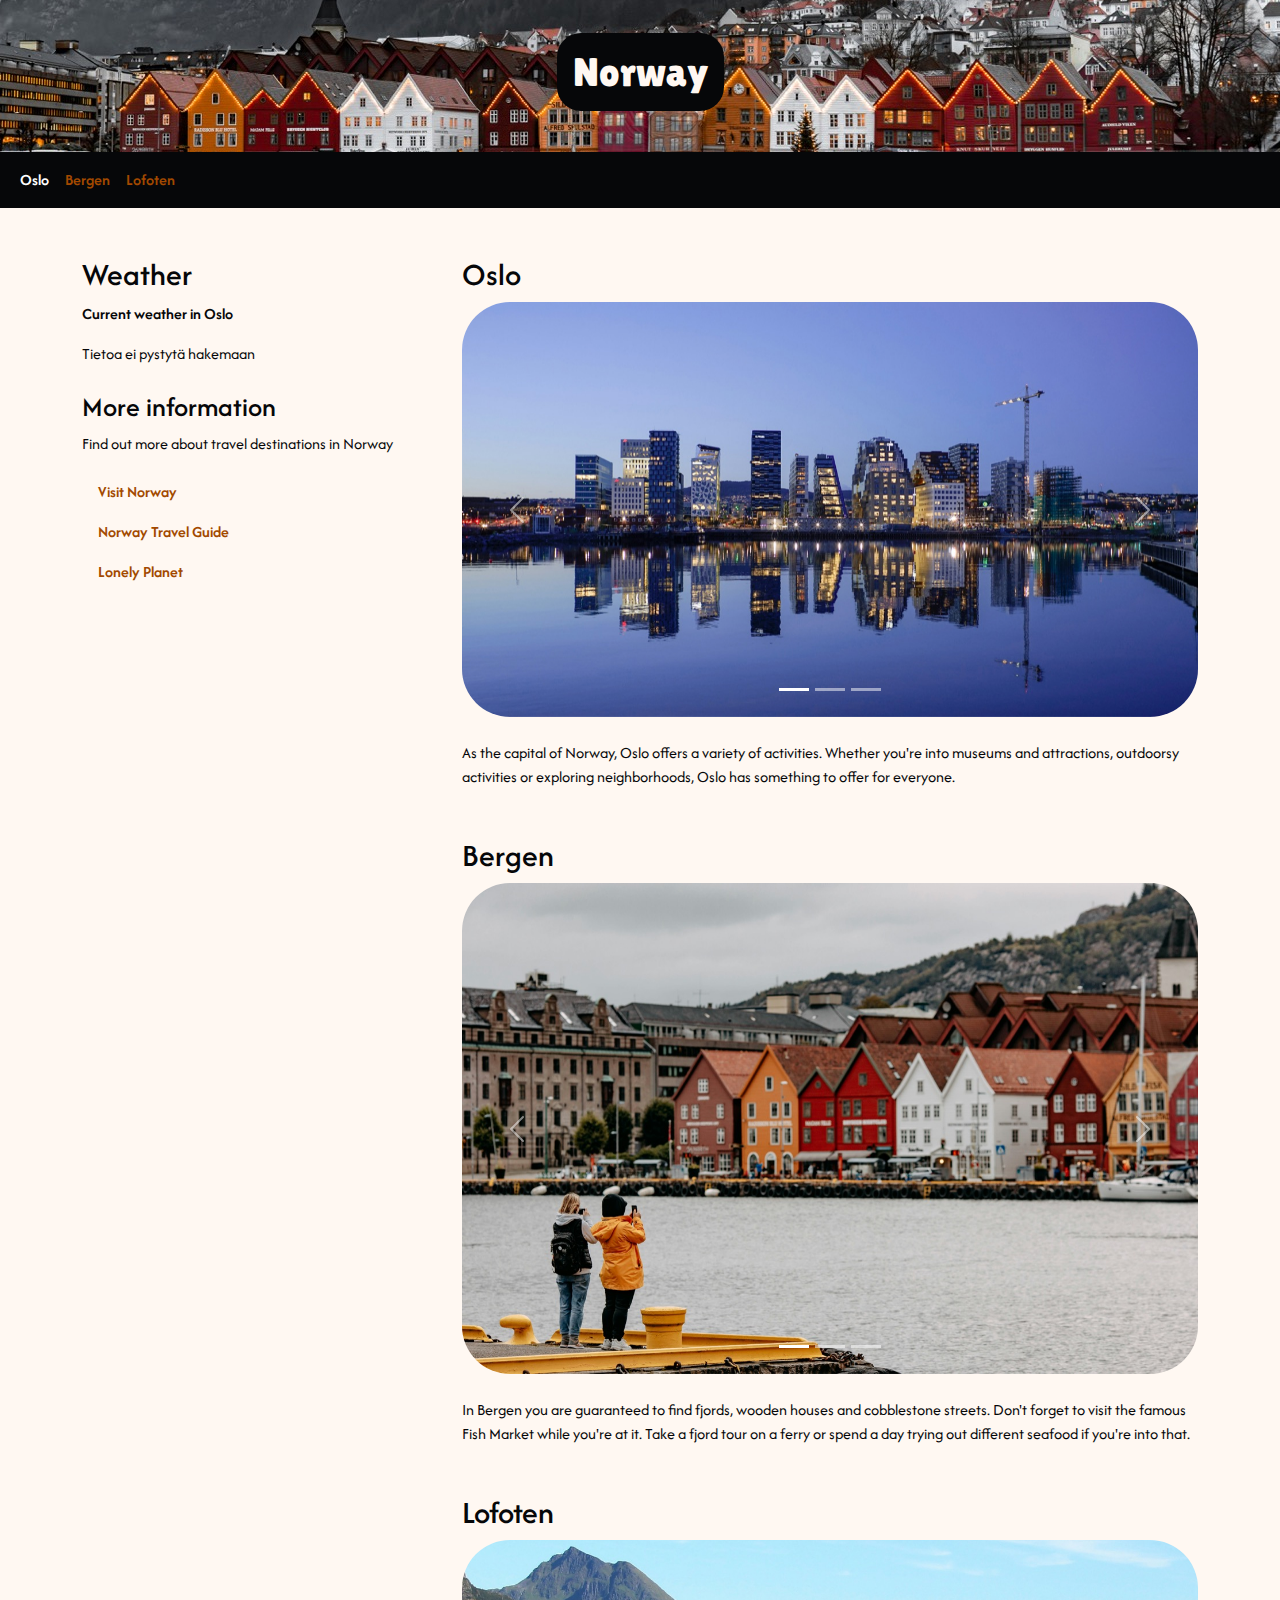
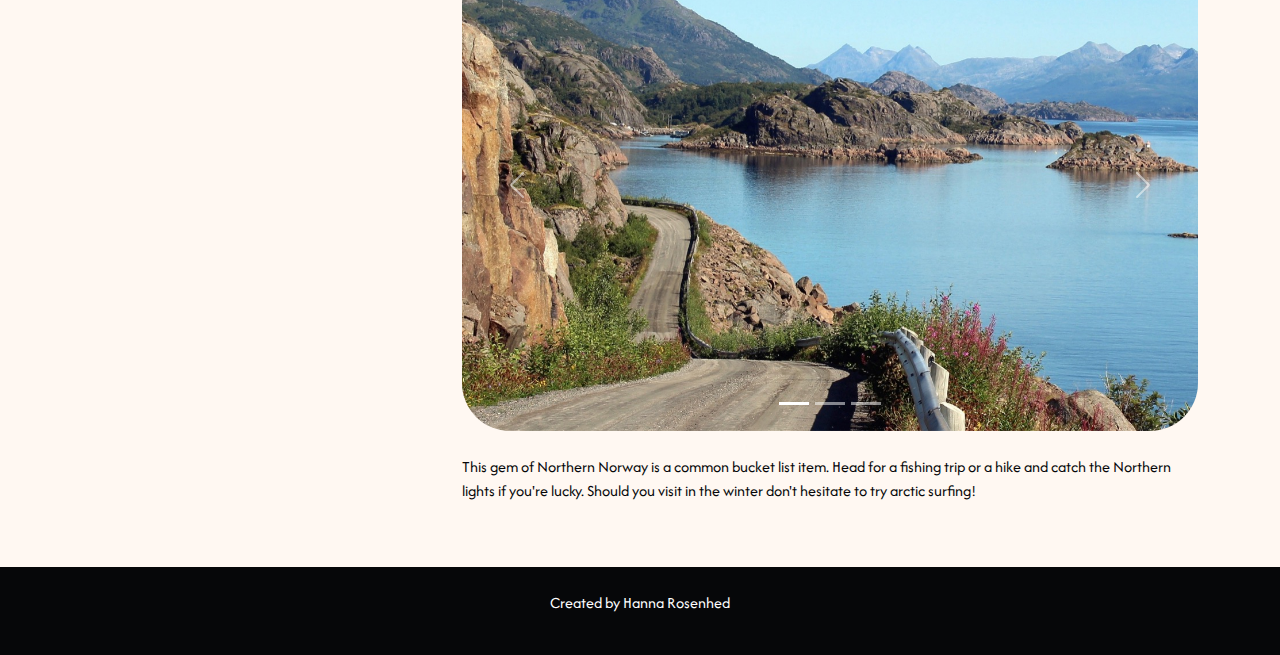
<file: kokoava/index.html>
<!DOCTYPE html>
<html lang="en">
<head>
    <meta charset="UTF-8">
    <meta name="viewport" content="width=device-width, initial-scale=1.0">
    <link href="https://cdn.jsdelivr.net/npm/bootstrap@5.3.3/dist/css/bootstrap.min.css" rel="stylesheet">
    <script src="https://cdn.jsdelivr.net/npm/bootstrap@5.3.3/dist/js/bootstrap.bundle.min.js"></script>

    <link rel="preconnect" href="https://fonts.googleapis.com">
    <link rel="preconnect" href="https://fonts.gstatic.com" crossorigin>
    <link href="https://fonts.googleapis.com/css2?family=Lilita+One&display=swap" rel="stylesheet">

    <link rel="preconnect" href="https://fonts.googleapis.com">
    <link rel="preconnect" href="https://fonts.gstatic.com" crossorigin>
    <link href="https://fonts.googleapis.com/css2?family=Afacad+Flux:wght@100..1000&display=swap" rel="stylesheet">

    <link rel="stylesheet" href="css/style.css">
    <link rel="icon" type="image" href="img/favicon.png">
    <title>Norway</title>
</head>
<body>

    <main>
        <div class="p-5 text-center title">
            <h1><span class="title-text">Norway</span></h1>
        </div>
        
        <nav class="navbar navbar-expand-sm bg-dark navbar-dark">
            <div class="container-fluid">
                <ul class="navbar-nav">
                    <li class="nav-item">
                        <a class="nav-link active" href="#oslo">Oslo</a>
                    </li>
                    <li class="nav-item">
                        <a class="nav-link" href="#bergen">Bergen</a>
                    </li>
                    <li class="nav-item">
                        <a class="nav-link" href="#lofoten">Lofoten</a>
                    </li>
                </ul>
            </div>
        </nav>
        
        <div class="container mt-5">
            <div class="row">
                <div class="col-sm-4">
                    <h2>Weather</h2>
                    <p class="weather-info">Current weather in Oslo</p>
                    <div id="weather"></div>
                    <h3 class="mt-4">More information</h3>
                    <p>Find out more about travel destinations in Norway</p>
                    <ul class="nav nav-pills flex-column">
                        <li class="nav-item">
                            <a class="nav-link" href="https://www.visitnorway.com/">Visit Norway</a>
                        </li>
                        <li class="nav-item">
                            <a class="nav-link" href="https://norwaytravelguide.no/">Norway Travel Guide</a>
                        </li>
                        <li class="nav-item">
                            <a class="nav-link" href="https://www.lonelyplanet.com/norway">Lonely Planet</a>
                        </li>
                    </ul>
                    <hr class="d-sm-none">
                </div>
                <div class="col-sm-8">
                    <h2 id="oslo">Oslo</h2>

                    <div id="carouselExampleIndicators" class="carousel slide">
                        <div class="carousel-indicators">
                            <button type="button" data-bs-target="#carouselExampleIndicators" data-bs-slide-to="0" class="active"
                                aria-current="true" aria-label="Slide 1"></button>
                            <button type="button" data-bs-target="#carouselExampleIndicators" data-bs-slide-to="1"
                                aria-label="Slide 2"></button>
                            <button type="button" data-bs-target="#carouselExampleIndicators" data-bs-slide-to="2"
                                aria-label="Slide 3"></button>
                        </div>
                        <div class="carousel-inner">
                            <div class="carousel-item active">
                                <img src="img/oslo/christoffer-engstrom-tjguVu0GoEM-unsplash Large.jpg" class="d-block w-100" alt="Oslo centrum">
                            </div>
                            <div class="carousel-item">
                                <img src="img/oslo/jack-white-naXbZjqbaTM-unsplash Large.jpg" class="d-block w-100" alt="Oslo street">
                            </div>
                            <div class="carousel-item">
                                <img src="img/oslo/oliver-cole-aS3ftVZLrVI-unsplash Large.jpg" class="d-block w-100" alt="Oslo harbor">
                            </div>
                        </div>
                        <button class="carousel-control-prev" type="button" data-bs-target="#carouselExampleIndicators"
                            data-bs-slide="prev">
                            <span class="carousel-control-prev-icon" aria-hidden="true"></span>
                            <span class="visually-hidden">Previous</span>
                        </button>
                        <button class="carousel-control-next" type="button" data-bs-target="#carouselExampleIndicators"
                            data-bs-slide="next">
                            <span class="carousel-control-next-icon" aria-hidden="true"></span>
                            <span class="visually-hidden">Next</span>
                        </button>
                    </div>

                    <p class="description">As the capital of Norway, Oslo offers a variety of activities. Whether you're into museums and attractions, outdoorsy activities or exploring neighborhoods, Oslo has something to offer for everyone.</p>
        
                    <h2 class="mt-5" id="bergen">Bergen</h2>

                    <div id="carouselExampleIndicators2" class="carousel slide">
                        <div class="carousel-indicators">
                            <button type="button" data-bs-target="#carouselExampleIndicators2" data-bs-slide-to="0" class="active"
                                aria-current="true" aria-label="Slide 1"></button>
                            <button type="button" data-bs-target="#carouselExampleIndicators2" data-bs-slide-to="1"
                                aria-label="Slide 2"></button>
                            <button type="button" data-bs-target="#carouselExampleIndicators2" data-bs-slide-to="2"
                                aria-label="Slide 3"></button>
                        </div>
                        <div class="carousel-inner">
                            <div class="carousel-item active">
                                <img src="img/bergen/andrei-ionov-ZvpIdn0hJYA-unsplash Large.jpeg" class="d-block w-100" alt="Bryggen in Bergen">
                            </div>
                            <div class="carousel-item">
                                <img src="img/bergen/georg-eiermann-z1R0WQWbpwY-unsplash Large.jpeg" class="d-block w-100" alt="Seafood in Bergen">
                            </div>
                            <div class="carousel-item">
                                <img src="img/bergen/shaun-darwood-5wkIhBrvP8Y-unsplash Large.jpeg" class="d-block w-100" alt="City view">
                            </div>
                        </div>
                        <button class="carousel-control-prev" type="button" data-bs-target="#carouselExampleIndicators2"
                            data-bs-slide="prev">
                            <span class="carousel-control-prev-icon" aria-hidden="true"></span>
                            <span class="visually-hidden">Previous</span>
                        </button>
                        <button class="carousel-control-next" type="button" data-bs-target="#carouselExampleIndicators2"
                            data-bs-slide="next">
                            <span class="carousel-control-next-icon" aria-hidden="true"></span>
                            <span class="visually-hidden">Next</span>
                        </button>
                    </div>

                    <p class="description">In Bergen you are guaranteed to find fjords, wooden houses and cobblestone streets. Don't forget to visit the famous Fish Market while you're at it. Take a fjord tour on a ferry or spend a day trying out different seafood if you're into that.</p>

                    <h2 class="mt-5" id="lofoten">Lofoten</h2>

                    <div id="carouselExampleIndicators3" class="carousel slide">
                        <div class="carousel-indicators">
                            <button type="button" data-bs-target="#carouselExampleIndicators3" data-bs-slide-to="0" class="active"
                                aria-current="true" aria-label="Slide 1"></button>
                            <button type="button" data-bs-target="#carouselExampleIndicators3" data-bs-slide-to="1"
                                aria-label="Slide 2"></button>
                            <button type="button" data-bs-target="#carouselExampleIndicators3" data-bs-slide-to="2"
                                aria-label="Slide 3"></button>
                        </div>
                        <div class="carousel-inner">
                            <div class="carousel-item active">
                                <img src="img/lofoten/arvid-hoidahl-OJNRKMmwyo8-unsplash Large.jpg" class="d-block w-100" alt="Lofoten in the summer">
                            </div>
                            <div class="carousel-item">
                                <img src="img/lofoten/felix-bacher-0JqESvCcDeI-unsplash Large.jpeg" class="d-block w-100" alt="Wooden houses by the sea">
                            </div>
                            <div class="carousel-item">
                                <img src="img/lofoten/ophelie-authier-3WPceWtJOn0-unsplash Large.jpeg" class="d-block w-100" alt="Hiking trail in Lofoten">
                            </div>
                        </div>
                        <button class="carousel-control-prev" type="button" data-bs-target="#carouselExampleIndicators3"
                            data-bs-slide="prev">
                            <span class="carousel-control-prev-icon" aria-hidden="true"></span>
                            <span class="visually-hidden">Previous</span>
                        </button>
                        <button class="carousel-control-next" type="button" data-bs-target="#carouselExampleIndicators3"
                            data-bs-slide="next">
                            <span class="carousel-control-next-icon" aria-hidden="true"></span>
                            <span class="visually-hidden">Next</span>
                        </button>
                    </div>

                    <p class="description">This gem of Northern Norway is a common bucket list item. Head for a fishing trip or a hike and catch the Northern lights if you're lucky. Should you visit in the winter don't hesitate to try arctic surfing!</p>

                </div>
            </div>
        </div>
        
        <div class="mt-5 p-4 bg-dark text-white text-center footer">
            <p>Created by Hanna Rosenhed</p>
        </div>
    </main>
    <script src="js/script.js"></script>
</body>
</html>
</file>
<file: kokoava/css/style.css>
:root {
    --dark-color: #060709;
    --light-color: #FFF8F2;
    --accent-one: #590907;
    --accent-two: #A24900;
}

body {
    font-family: "Afacad Flux", sans-serif;
    color: var(--dark-color);
    background-color: var(--light-color);
}

.title {
    background-image: url('https://hannarosenh.github.io/kokoava/img/michael-fousert-lE5-z4nTCTQ-unsplash%20Large%201.jpg') !important; 
    min-height: 100%;
    background-size: cover;
    color: var(--light-color);
    font-family: "Lilita One", sans-serif;
    font-weight: 400;
}

.title-text {
    background-color: var(--dark-color);
    padding: 1rem;
    border-radius: 1.5rem;
}

.description {
    padding-top: 1.5rem;
}

.footer, .navbar {
    background-color: var(--dark-color) !important;
}

.nav-link {
    color: var(--accent-two);
    font-weight: 600;
}

.nav-link:hover {
    color: var(--accent-one);
}

.carousel-inner {
    border-radius: 3rem;
}

.weather-info {
    font-weight: 600;
}

.weather-desc::first-letter {
    text-transform: capitalize;
}
</file>
